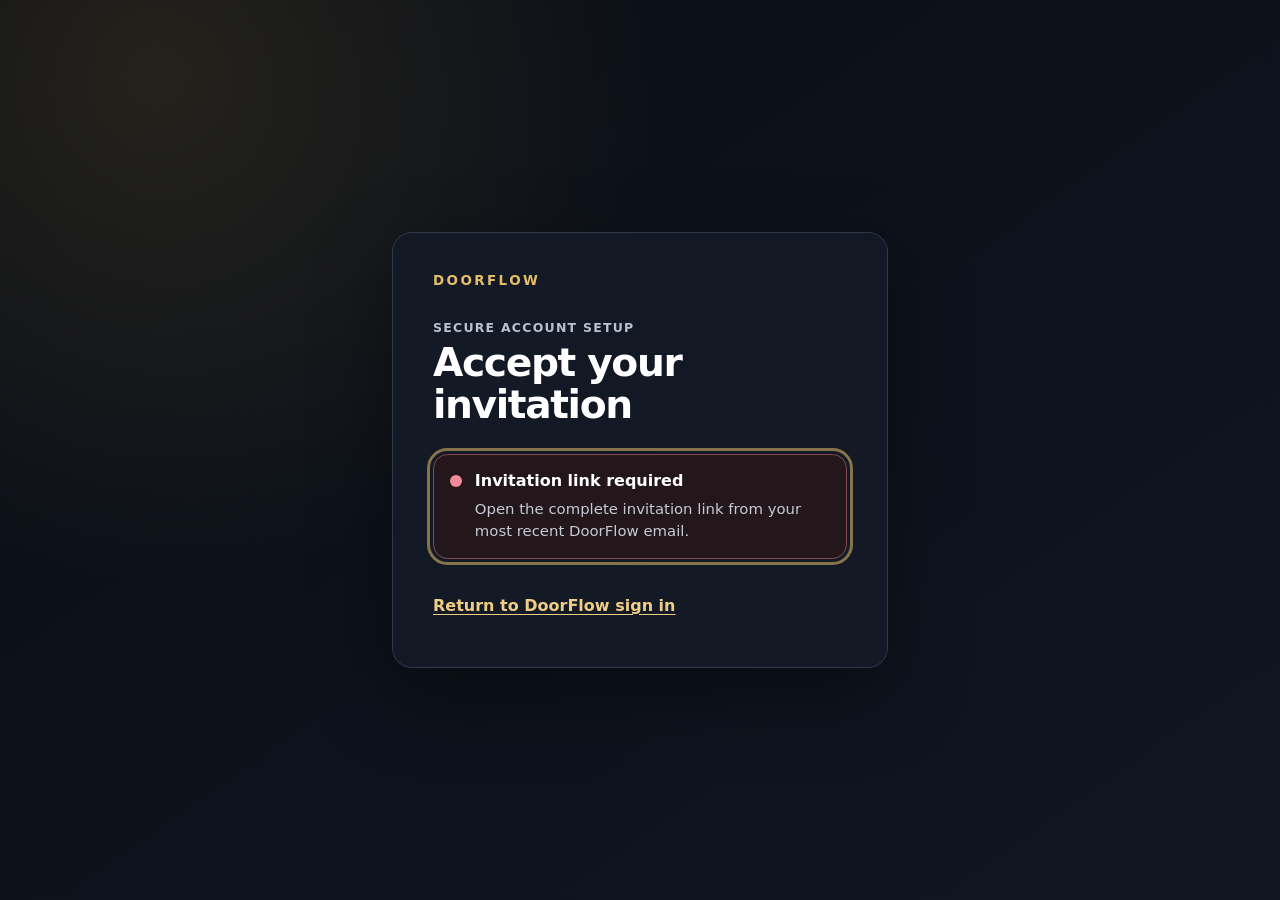
<file: auth/index.html>
<!doctype html>
<html lang="en">
<head>
  <meta charset="utf-8">
  <meta name="viewport" content="width=device-width, initial-scale=1">
  <meta name="referrer" content="no-referrer">
  <meta name="robots" content="noindex, nofollow, noarchive">
  <meta http-equiv="Cache-Control" content="no-store, max-age=0">
  <meta http-equiv="Pragma" content="no-cache">
  <meta http-equiv="Expires" content="0">
  <meta name="doorflow-config-binding" content="DOORFLOW_CONFIG_BINDING">
  <meta http-equiv="Content-Security-Policy" content="default-src 'none'; script-src 'self' https://cdn.jsdelivr.net; style-src 'self'; connect-src 'self'; img-src 'none'; font-src 'none'; object-src 'none'; base-uri 'none'; form-action 'none'">
  <title>Accept your invitation | DoorFlow</title>
  <script src="./accept-invite.js"></script>
  <script src="/public-config.js"></script>
  <link rel="stylesheet" href="./accept-invite.css">
</head>
<body>
  <main class="acceptance-shell">
    <section class="acceptance-card" aria-labelledby="page-title">
      <p class="product-name">DoorFlow</p>
      <p class="eyebrow">Secure account setup</p>
      <h1 id="page-title">Accept your invitation</h1>

      <div id="invitation-status" class="status-panel" role="status" aria-live="polite" tabindex="-1">
        <span class="status-marker" aria-hidden="true"></span>
        <div>
          <h2 id="status-title">Checking your invitation</h2>
          <p id="status-message">DoorFlow is securely verifying this invitation with the sign-in service.</p>
        </div>
      </div>

      <button id="retry-verification-button" class="verification-retry" type="button" hidden>Retry verification</button>

      <form id="password-form" class="password-form" autocomplete="off" novalidate hidden>
        <p id="account-summary" class="account-summary"></p>

        <div class="field-group">
          <label for="new-password">New password</label>
          <input
            id="new-password"
            name="new-password"
            type="password"
            autocomplete="new-password"
            autocapitalize="none"
            spellcheck="false"
            aria-describedby="password-guidance form-error"
            required
          >
        </div>

        <div class="field-group">
          <label for="confirm-password">Confirm new password</label>
          <input
            id="confirm-password"
            name="confirm-password"
            type="password"
            autocomplete="new-password"
            autocapitalize="none"
            spellcheck="false"
            aria-describedby="password-guidance form-error"
            required
          >
        </div>

        <p id="password-guidance" class="password-guidance">Your sign-in service will check the password against DoorFlow's configured password requirements.</p>
        <p id="form-error" class="form-error" role="alert" tabindex="-1" hidden></p>

        <button id="set-password-button" type="submit">Set password</button>
      </form>

      <section id="success-panel" class="success-panel" role="status" aria-live="polite" aria-labelledby="success-title" tabindex="-1" hidden>
        <span class="success-mark" aria-hidden="true">✓</span>
        <div>
          <h2 id="success-title">Password set</h2>
          <p>Your DoorFlow account is ready. Return to sign in with your email and new password.</p>
        </div>
      </section>

      <a id="login-link" class="login-link" href="../">Return to DoorFlow sign in</a>
    </section>
  </main>
</body>
</html>
</file>
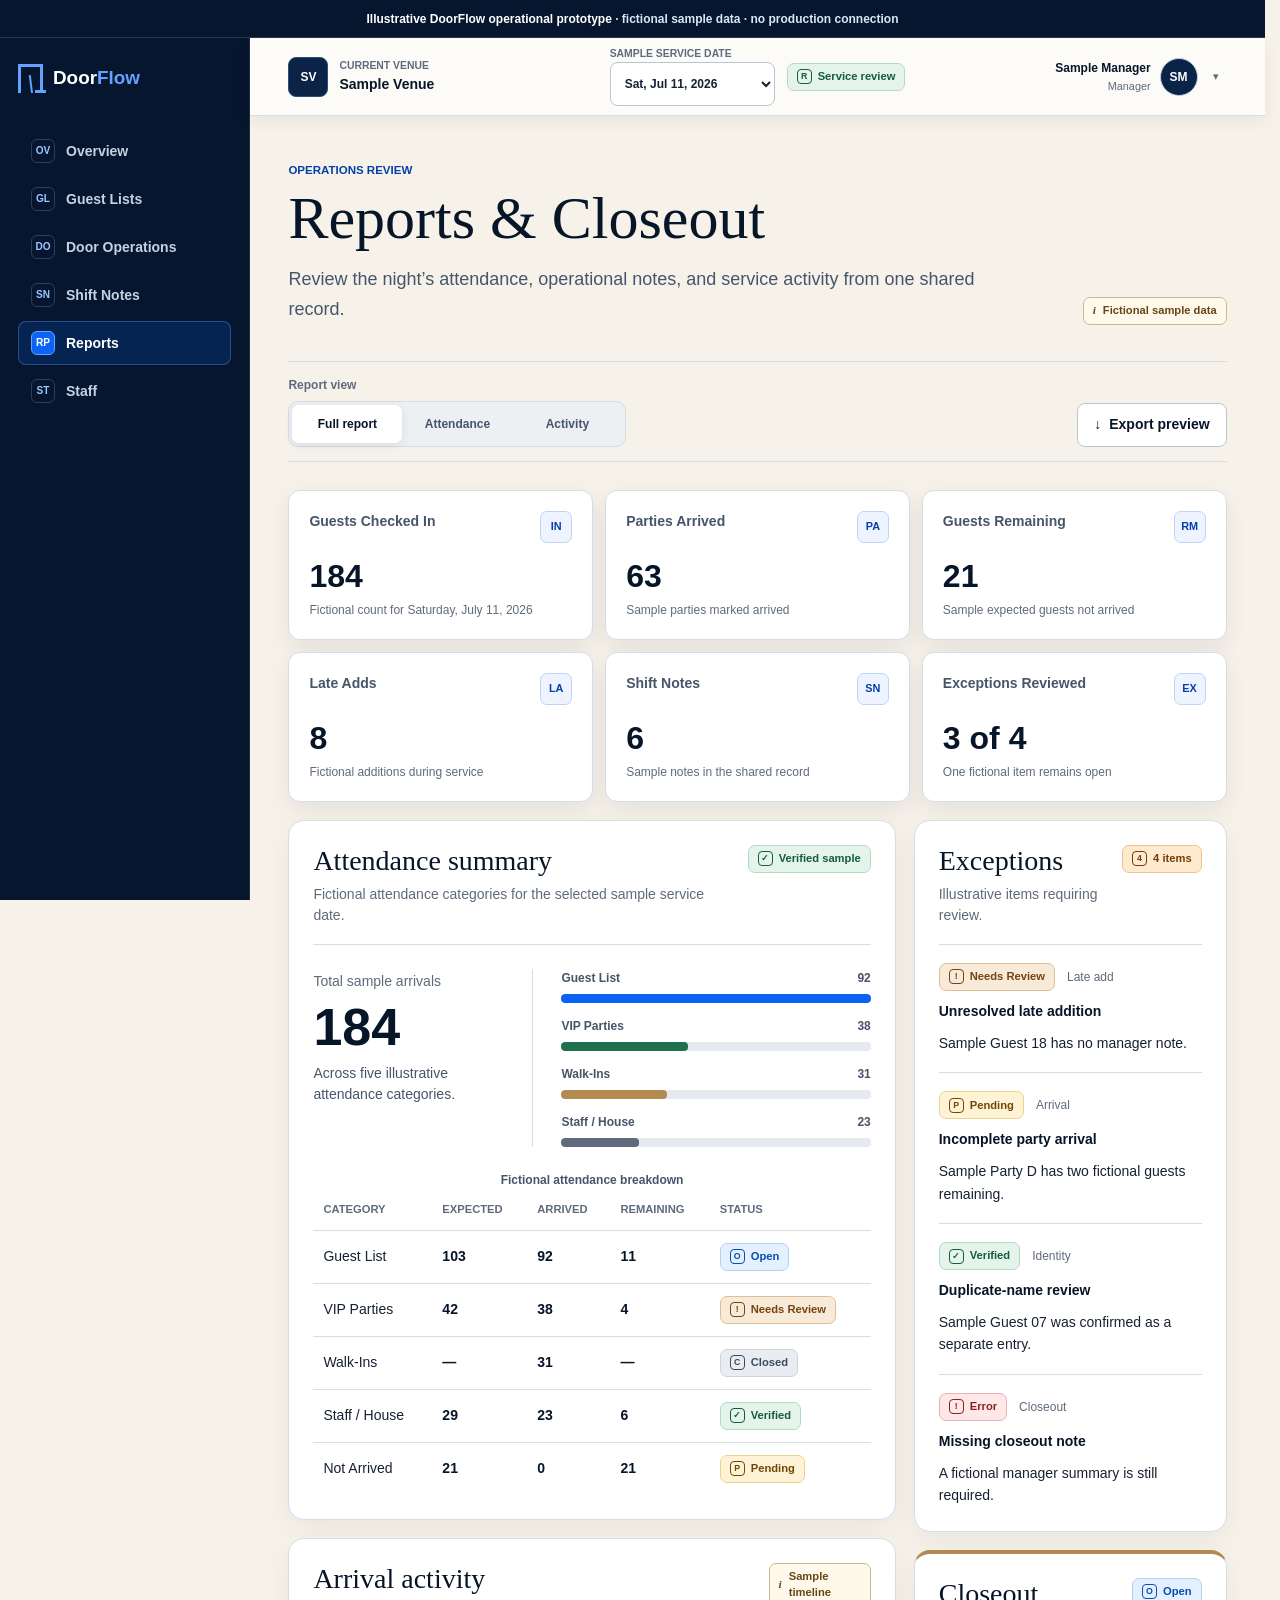
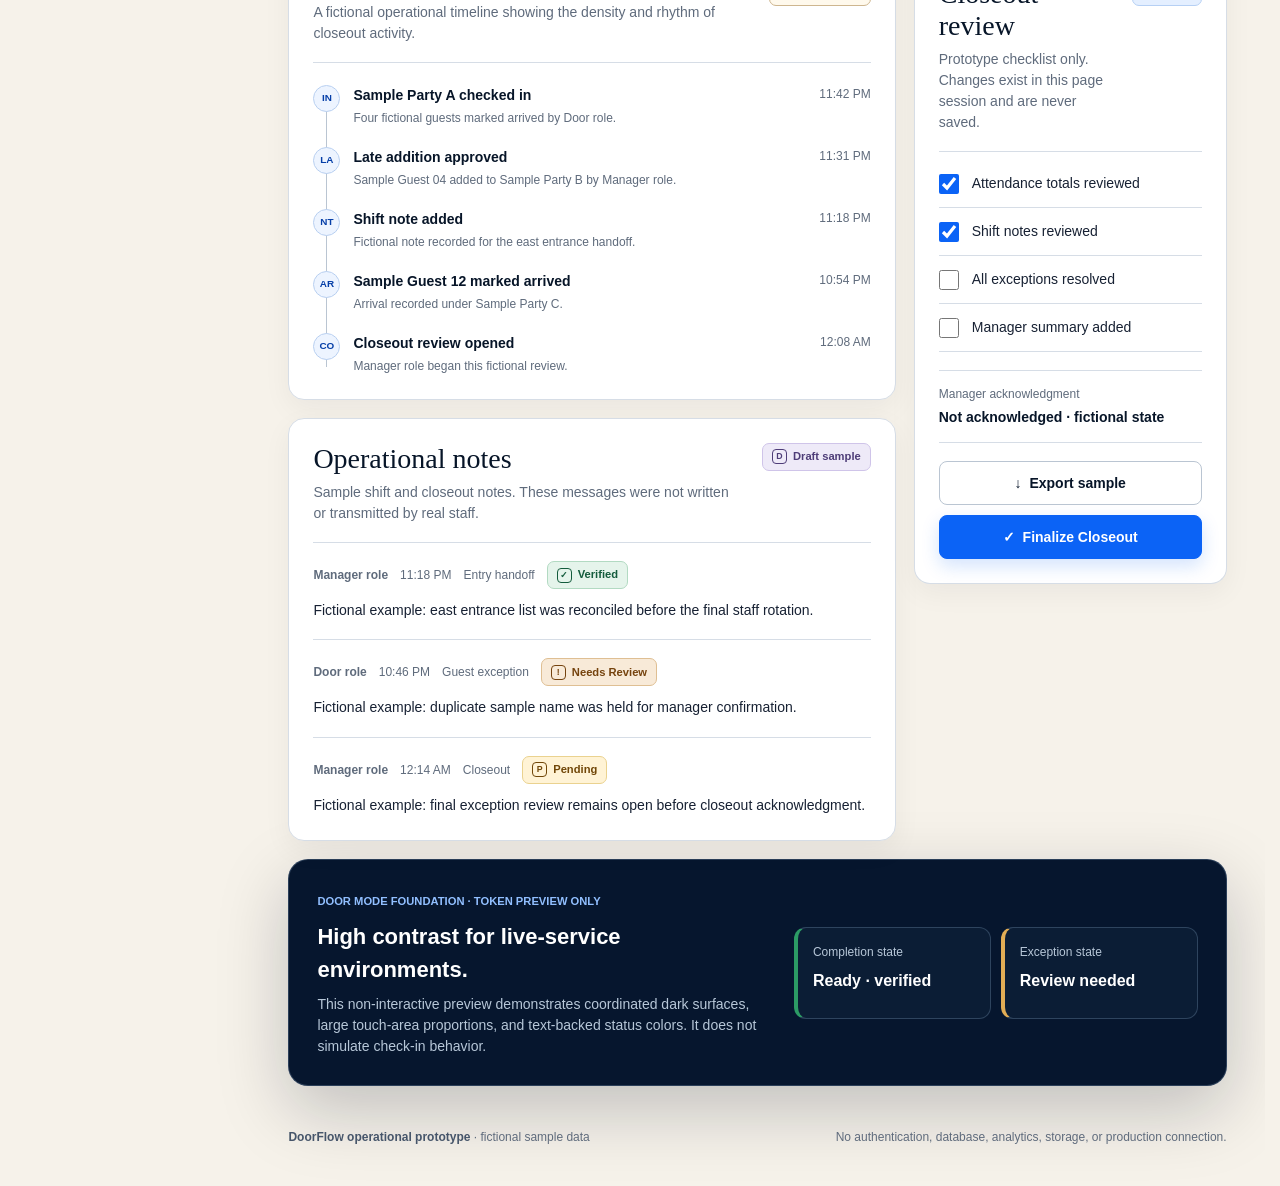
<file: ui-redesign/reports-closeout-prototype.html>
<!doctype html>
<html lang="en">
<head>
  <meta charset="utf-8">
  <meta name="viewport" content="width=device-width, initial-scale=1, viewport-fit=cover">
  <meta name="robots" content="noindex, nofollow">
  <title>DoorFlow Reports &amp; Closeout Prototype</title>
  <link rel="stylesheet" href="doorflow-operational-tokens.css">
  <link rel="stylesheet" href="reports-closeout-prototype.css">
  <script src="reports-closeout-prototype.js" defer></script>
</head>
<body>
  <a class="skip-link" href="#main-content">Skip to report content</a>

  <div class="prototype-banner" id="prototype-notice" role="note">
    <strong>Illustrative DoorFlow operational prototype</strong>&nbsp;&middot;&nbsp;fictional sample data&nbsp;&middot;&nbsp;no production connection
  </div>

  <div class="app-shell">
    <aside class="sidebar" id="prototype-sidebar" aria-label="DoorFlow prototype navigation">
      <a class="brand-lockup" href="#main-content" aria-label="DoorFlow prototype home">
        <span class="brand-lockup__symbol" aria-hidden="true"></span>
        <span class="brand-lockup__wordmark">Door<span>Flow</span></span>
      </a>

      <nav class="primary-nav" aria-label="Primary prototype navigation">
        <ul>
          <li><a href="#prototype-notice" data-short="OV" data-prototype-nav>Overview</a></li>
          <li><a href="#prototype-notice" data-short="GL" data-prototype-nav>Guest Lists</a></li>
          <li><a href="#prototype-notice" data-short="DO" data-prototype-nav>Door Operations</a></li>
          <li><a href="#prototype-notice" data-short="SN" data-prototype-nav>Shift Notes</a></li>
          <li><a href="#main-content" data-short="RP" aria-current="page">Reports</a></li>
          <li><a href="#prototype-notice" data-short="ST" data-prototype-nav>Staff</a></li>
        </ul>
      </nav>
    </aside>
    <div class="nav-backdrop" id="nav-backdrop" hidden></div>

    <div class="main-area">
      <header class="utility-bar">
        <div class="utility-bar__inner">
          <button
            class="icon-button menu-button"
            id="menu-button"
            type="button"
            aria-expanded="false"
            aria-controls="prototype-sidebar"
            aria-label="Open navigation menu"
            title="Open navigation menu"
          >
            <span aria-hidden="true">&#9776;</span>
          </button>

          <div class="venue-identity">
            <span class="venue-monogram" role="img" aria-label="Sample Venue logo">SV</span>
            <div class="venue-identity__text">
              <span class="utility-label">Current venue</span>
              <strong>Sample Venue</strong>
              <span class="utility-bar__mobile-date" data-service-date-compact>Jul 11 &middot; Service review</span>
            </div>
          </div>

          <div class="service-context">
            <div class="service-context__date">
              <label class="utility-label" for="service-date">Sample service date</label>
              <select class="utility-date" id="service-date" aria-describedby="service-date-help">
                <option value="Saturday, July 11, 2026" data-compact="Jul 11">Sat, Jul 11, 2026</option>
                <option value="Friday, July 10, 2026" data-compact="Jul 10">Fri, Jul 10, 2026</option>
                <option value="Thursday, July 9, 2026" data-compact="Jul 9">Thu, Jul 9, 2026</option>
              </select>
              <span class="sr-only" id="service-date-help">Changes fictional sample labels only. Nothing is loaded or saved.</span>
            </div>
            <span class="status status--ready"><span class="status__icon" aria-hidden="true">R</span>Service review</span>
          </div>

          <button
            class="account-control"
            type="button"
            aria-label="Open Sample Manager account preview"
            data-modal-title="Account preview"
            data-modal-message="This account control is a visual example only. It is not connected to authentication or a real user account."
          >
            <span class="account-control__text">
              <strong>Sample Manager</strong>
              <span>Manager</span>
            </span>
            <span class="user-avatar" aria-hidden="true">SM</span>
            <span class="account-control__chevron" aria-hidden="true">&#9662;</span>
          </button>
        </div>
      </header>

      <main class="main-content" id="main-content" tabindex="-1">
        <header class="page-header">
          <div>
            <p class="eyebrow">Operations Review</p>
            <h1>Reports &amp; Closeout</h1>
            <p class="page-header__lede">Review the night&rsquo;s attendance, operational notes, and service activity from one shared record.</p>
          </div>
          <div class="page-header__meta">
            <span class="sample-label">Fictional sample data</span>
          </div>
        </header>

        <section class="toolbar" aria-label="Prototype report controls">
          <div class="toolbar__group">
            <span class="toolbar__label" id="report-view-label">Report view</span>
            <div class="segmented-control" role="group" aria-labelledby="report-view-label">
              <button type="button" data-report-view="full" aria-pressed="true">Full report</button>
              <button type="button" data-report-view="attendance" aria-pressed="false">Attendance</button>
              <button type="button" data-report-view="activity" aria-pressed="false">Activity</button>
            </div>
            <span class="sr-only" id="report-view-status" aria-live="polite"></span>
          </div>
          <button
            class="button button--secondary"
            type="button"
            data-modal-title="Export preview"
            data-modal-message="Export is intentionally unavailable in this isolated prototype. No file was created and no data was transmitted."
          >
            <span aria-hidden="true">&#8595;</span>
            Export preview
          </button>
        </section>

        <section class="summary-grid" aria-label="Fictional closeout summary">
          <article class="summary-card">
            <div class="summary-card__top">
              <span class="summary-card__label">Guests Checked In</span>
              <span class="summary-card__symbol" aria-hidden="true">IN</span>
            </div>
            <strong>184</strong>
            <small>Fictional count for <span data-service-date-output>Saturday, July 11, 2026</span></small>
          </article>
          <article class="summary-card">
            <div class="summary-card__top">
              <span class="summary-card__label">Parties Arrived</span>
              <span class="summary-card__symbol" aria-hidden="true">PA</span>
            </div>
            <strong>63</strong>
            <small>Sample parties marked arrived</small>
          </article>
          <article class="summary-card">
            <div class="summary-card__top">
              <span class="summary-card__label">Guests Remaining</span>
              <span class="summary-card__symbol" aria-hidden="true">RM</span>
            </div>
            <strong>21</strong>
            <small>Sample expected guests not arrived</small>
          </article>
          <article class="summary-card">
            <div class="summary-card__top">
              <span class="summary-card__label">Late Adds</span>
              <span class="summary-card__symbol" aria-hidden="true">LA</span>
            </div>
            <strong>8</strong>
            <small>Fictional additions during service</small>
          </article>
          <article class="summary-card">
            <div class="summary-card__top">
              <span class="summary-card__label">Shift Notes</span>
              <span class="summary-card__symbol" aria-hidden="true">SN</span>
            </div>
            <strong>6</strong>
            <small>Sample notes in the shared record</small>
          </article>
          <article class="summary-card">
            <div class="summary-card__top">
              <span class="summary-card__label">Exceptions Reviewed</span>
              <span class="summary-card__symbol" aria-hidden="true">EX</span>
            </div>
            <strong>3 of 4</strong>
            <small>One fictional item remains open</small>
          </article>
        </section>

        <div class="report-grid">
          <div class="report-column">
            <section class="section-panel" aria-labelledby="attendance-title" data-report-section data-views="attendance">
              <header class="section-panel__header">
                <div>
                  <h2 id="attendance-title">Attendance summary</h2>
                  <p>Fictional attendance categories for the selected sample service date.</p>
                </div>
                <span class="status status--verified"><span class="status__icon" aria-hidden="true">&#10003;</span>Verified sample</span>
              </header>

              <div class="attendance-layout">
                <div class="attendance-total">
                  <span>Total sample arrivals</span>
                  <strong>184</strong>
                  <p>Across five illustrative attendance categories.</p>
                </div>
                <div class="bar-list" aria-label="Fictional attendance bar visualization">
                  <div class="bar-row">
                    <div class="bar-row__meta"><span>Guest List</span><strong>92</strong></div>
                    <div class="bar-row__track"><div class="bar-row__fill" style="--bar: 100%"></div></div>
                  </div>
                  <div class="bar-row">
                    <div class="bar-row__meta"><span>VIP Parties</span><strong>38</strong></div>
                    <div class="bar-row__track"><div class="bar-row__fill" style="--bar: 41%; --bar-color: #1f704c"></div></div>
                  </div>
                  <div class="bar-row">
                    <div class="bar-row__meta"><span>Walk-Ins</span><strong>31</strong></div>
                    <div class="bar-row__track"><div class="bar-row__fill" style="--bar: 34%; --bar-color: #b58a50"></div></div>
                  </div>
                  <div class="bar-row">
                    <div class="bar-row__meta"><span>Staff / House</span><strong>23</strong></div>
                    <div class="bar-row__track"><div class="bar-row__fill" style="--bar: 25%; --bar-color: #5f6b7c"></div></div>
                  </div>
                </div>
              </div>

              <div class="table-wrap">
                <table class="data-table">
                  <caption class="field-label">Fictional attendance breakdown</caption>
                  <thead>
                    <tr>
                      <th scope="col">Category</th>
                      <th scope="col">Expected</th>
                      <th scope="col">Arrived</th>
                      <th scope="col">Remaining</th>
                      <th scope="col">Status</th>
                    </tr>
                  </thead>
                  <tbody>
                    <tr>
                      <td data-label="Category">Guest List</td>
                      <td data-label="Expected" data-numeric>103</td>
                      <td data-label="Arrived" data-numeric>92</td>
                      <td data-label="Remaining" data-numeric>11</td>
                      <td data-label="Status"><span class="status status--open"><span class="status__icon" aria-hidden="true">O</span>Open</span></td>
                    </tr>
                    <tr>
                      <td data-label="Category">VIP Parties</td>
                      <td data-label="Expected" data-numeric>42</td>
                      <td data-label="Arrived" data-numeric>38</td>
                      <td data-label="Remaining" data-numeric>4</td>
                      <td data-label="Status"><span class="status status--review"><span class="status__icon" aria-hidden="true">!</span>Needs Review</span></td>
                    </tr>
                    <tr>
                      <td data-label="Category">Walk-Ins</td>
                      <td data-label="Expected" data-numeric>&mdash;</td>
                      <td data-label="Arrived" data-numeric>31</td>
                      <td data-label="Remaining" data-numeric>&mdash;</td>
                      <td data-label="Status"><span class="status status--closed"><span class="status__icon" aria-hidden="true">C</span>Closed</span></td>
                    </tr>
                    <tr>
                      <td data-label="Category">Staff / House</td>
                      <td data-label="Expected" data-numeric>29</td>
                      <td data-label="Arrived" data-numeric>23</td>
                      <td data-label="Remaining" data-numeric>6</td>
                      <td data-label="Status"><span class="status status--verified"><span class="status__icon" aria-hidden="true">&#10003;</span>Verified</span></td>
                    </tr>
                    <tr>
                      <td data-label="Category">Not Arrived</td>
                      <td data-label="Expected" data-numeric>21</td>
                      <td data-label="Arrived" data-numeric>0</td>
                      <td data-label="Remaining" data-numeric>21</td>
                      <td data-label="Status"><span class="status status--pending"><span class="status__icon" aria-hidden="true">P</span>Pending</span></td>
                    </tr>
                  </tbody>
                </table>
              </div>
            </section>

            <section class="section-panel" aria-labelledby="activity-title" data-report-section data-views="activity">
              <header class="section-panel__header">
                <div>
                  <h2 id="activity-title">Arrival activity</h2>
                  <p>A fictional operational timeline showing the density and rhythm of closeout activity.</p>
                </div>
                <span class="sample-label">Sample timeline</span>
              </header>
              <ol class="timeline">
                <li>
                  <span class="timeline__marker" aria-hidden="true">IN</span>
                  <div><strong>Sample Party A checked in</strong><p>Four fictional guests marked arrived by Door role.</p></div>
                  <time datetime="2026-07-11T23:42">11:42 PM</time>
                </li>
                <li>
                  <span class="timeline__marker" aria-hidden="true">LA</span>
                  <div><strong>Late addition approved</strong><p>Sample Guest 04 added to Sample Party B by Manager role.</p></div>
                  <time datetime="2026-07-11T23:31">11:31 PM</time>
                </li>
                <li>
                  <span class="timeline__marker" aria-hidden="true">NT</span>
                  <div><strong>Shift note added</strong><p>Fictional note recorded for the east entrance handoff.</p></div>
                  <time datetime="2026-07-11T23:18">11:18 PM</time>
                </li>
                <li>
                  <span class="timeline__marker" aria-hidden="true">AR</span>
                  <div><strong>Sample Guest 12 marked arrived</strong><p>Arrival recorded under Sample Party C.</p></div>
                  <time datetime="2026-07-11T22:54">10:54 PM</time>
                </li>
                <li>
                  <span class="timeline__marker" aria-hidden="true">CO</span>
                  <div><strong>Closeout review opened</strong><p>Manager role began this fictional review.</p></div>
                  <time datetime="2026-07-12T00:08">12:08 AM</time>
                </li>
              </ol>
            </section>

            <section class="section-panel" aria-labelledby="notes-title" data-report-section data-views="activity">
              <header class="section-panel__header">
                <div>
                  <h2 id="notes-title">Operational notes</h2>
                  <p>Sample shift and closeout notes. These messages were not written or transmitted by real staff.</p>
                </div>
                <span class="status status--draft"><span class="status__icon" aria-hidden="true">D</span>Draft sample</span>
              </header>
              <ul class="note-list">
                <li>
                  <div class="note-meta"><strong>Manager role</strong><time datetime="2026-07-11T23:18">11:18 PM</time><span>Entry handoff</span><span class="status status--verified"><span class="status__icon" aria-hidden="true">&#10003;</span>Verified</span></div>
                  <p>Fictional example: east entrance list was reconciled before the final staff rotation.</p>
                </li>
                <li>
                  <div class="note-meta"><strong>Door role</strong><time datetime="2026-07-11T22:46">10:46 PM</time><span>Guest exception</span><span class="status status--review"><span class="status__icon" aria-hidden="true">!</span>Needs Review</span></div>
                  <p>Fictional example: duplicate sample name was held for manager confirmation.</p>
                </li>
                <li>
                  <div class="note-meta"><strong>Manager role</strong><time datetime="2026-07-12T00:14">12:14 AM</time><span>Closeout</span><span class="status status--pending"><span class="status__icon" aria-hidden="true">P</span>Pending</span></div>
                  <p>Fictional example: final exception review remains open before closeout acknowledgment.</p>
                </li>
              </ul>
            </section>
          </div>

          <aside class="report-column report-column--secondary" aria-label="Fictional closeout review">
            <section class="section-panel" aria-labelledby="exceptions-title" data-report-section data-views="attendance">
              <header class="section-panel__header">
                <div>
                  <h2 id="exceptions-title">Exceptions</h2>
                  <p>Illustrative items requiring review.</p>
                </div>
                <span class="status status--warning"><span class="status__icon" aria-hidden="true">4</span>4 items</span>
              </header>
              <ul class="exception-list">
                <li><div class="exception-meta"><span class="status status--review"><span class="status__icon" aria-hidden="true">!</span>Needs Review</span><span>Late add</span></div><strong>Unresolved late addition</strong><p>Sample Guest 18 has no manager note.</p></li>
                <li><div class="exception-meta"><span class="status status--pending"><span class="status__icon" aria-hidden="true">P</span>Pending</span><span>Arrival</span></div><strong>Incomplete party arrival</strong><p>Sample Party D has two fictional guests remaining.</p></li>
                <li><div class="exception-meta"><span class="status status--verified"><span class="status__icon" aria-hidden="true">&#10003;</span>Verified</span><span>Identity</span></div><strong>Duplicate-name review</strong><p>Sample Guest 07 was confirmed as a separate entry.</p></li>
                <li><div class="exception-meta"><span class="status status--error"><span class="status__icon" aria-hidden="true">!</span>Error</span><span>Closeout</span></div><strong>Missing closeout note</strong><p>A fictional manager summary is still required.</p></li>
              </ul>
            </section>

            <section class="section-panel closeout-panel" aria-labelledby="closeout-title" data-report-section data-views="attendance activity">
              <header class="section-panel__header">
                <div>
                  <h2 id="closeout-title">Closeout review</h2>
                  <p>Prototype checklist only. Changes exist in this page session and are never saved.</p>
                </div>
                <span class="status status--open"><span class="status__icon" aria-hidden="true">O</span>Open</span>
              </header>
              <ul class="checklist">
                <li><label><input type="checkbox" checked><span>Attendance totals reviewed</span></label></li>
                <li><label><input type="checkbox" checked><span>Shift notes reviewed</span></label></li>
                <li><label><input type="checkbox"><span>All exceptions resolved</span></label></li>
                <li><label><input type="checkbox"><span>Manager summary added</span></label></li>
              </ul>
              <div class="acknowledgment">
                <span>Manager acknowledgment</span>
                <strong>Not acknowledged &middot; fictional state</strong>
              </div>
              <div class="closeout-actions">
                <button
                  class="button button--secondary"
                  type="button"
                  data-modal-title="Export placeholder"
                  data-modal-message="This export control is a visual example only. No file was created and no operational data was read."
                >
                  <span aria-hidden="true">&#8595;</span>
                  Export sample
                </button>
                <button
                  class="button"
                  type="button"
                  data-modal-title="Finalize Closeout"
                  data-modal-message="This is a visual prototype. No operational data was changed."
                >
                  <span aria-hidden="true">&#10003;</span>
                  Finalize Closeout
                </button>
              </div>
            </section>
          </aside>
        </div>

        <section class="door-preview" aria-labelledby="door-preview-title">
          <div>
            <span class="door-preview__eyebrow">Door Mode foundation &middot; token preview only</span>
            <h2 id="door-preview-title">High contrast for live-service environments.</h2>
            <p>This non-interactive preview demonstrates coordinated dark surfaces, large touch-area proportions, and text-backed status colors. It does not simulate check-in behavior.</p>
          </div>
          <div class="door-preview__states" aria-label="Door Mode sample states">
            <div class="door-preview__state door-preview__state--ready"><span>Completion state</span><strong>Ready &middot; verified</strong></div>
            <div class="door-preview__state door-preview__state--review"><span>Exception state</span><strong>Review needed</strong></div>
          </div>
        </section>

        <footer class="prototype-footer">
          <p><strong>DoorFlow operational prototype</strong> &middot; fictional sample data</p>
          <p>No authentication, database, analytics, storage, or production connection.</p>
        </footer>
      </main>
    </div>
  </div>

  <div class="modal-backdrop" id="prototype-modal" hidden>
    <section class="modal" role="dialog" aria-modal="true" aria-labelledby="modal-title" aria-describedby="modal-description">
      <header class="modal__header">
        <div>
          <p class="eyebrow">Prototype notice</p>
          <h2 id="modal-title">Visual prototype only</h2>
        </div>
        <button class="icon-button" id="modal-close" type="button" aria-label="Close prototype notice" title="Close">
          <span aria-hidden="true">&times;</span>
        </button>
      </header>
      <div class="modal__body">
        <p id="modal-description">This is a visual prototype. No operational data was changed.</p>
        <div class="modal__notice">Fictional sample data &middot; no production connection &middot; nothing saved or transmitted</div>
        <div class="modal__actions">
          <button class="button" id="modal-confirm" type="button">Return to prototype</button>
        </div>
      </div>
    </section>
  </div>
</body>
</html>
</file>
<file: auth/accept-invite.css>
:root {
  color-scheme: dark;
  font-family: Inter, ui-sans-serif, system-ui, -apple-system, BlinkMacSystemFont, "Segoe UI", sans-serif;
  background: #090d14;
  color: #f5f7fa;
}

* {
  box-sizing: border-box;
}

html {
  min-height: 100%;
  background: #090d14;
}

body {
  min-width: 280px;
  min-height: 100vh;
  min-height: 100dvh;
  margin: 0;
  background:
    radial-gradient(circle at 12% 8%, rgba(199, 155, 67, 0.14), transparent 32rem),
    linear-gradient(145deg, #090d14 0%, #101722 100%);
}

button,
input {
  font: inherit;
}

.acceptance-shell {
  display: grid;
  min-height: 100vh;
  min-height: 100dvh;
  place-items: center;
  padding: clamp(1rem, 5vw, 3rem);
}

.acceptance-card {
  width: min(100%, 31rem);
  padding: clamp(1.5rem, 5vw, 2.5rem);
  border: 1px solid #30394a;
  border-radius: 1.25rem;
  background: rgba(19, 26, 38, 0.96);
  box-shadow: 0 1.75rem 5rem rgba(0, 0, 0, 0.36);
}

.product-name {
  margin: 0 0 2rem;
  color: #e4bd6a;
  font-size: 0.84rem;
  font-weight: 800;
  letter-spacing: 0.18em;
  text-transform: uppercase;
}

.eyebrow {
  margin: 0 0 0.45rem;
  color: #b8c1cf;
  font-size: 0.78rem;
  font-weight: 700;
  letter-spacing: 0.1em;
  text-transform: uppercase;
}

h1,
h2,
p {
  overflow-wrap: anywhere;
}

h1 {
  margin: 0;
  color: #ffffff;
  font-size: clamp(1.75rem, 8vw, 2.45rem);
  line-height: 1.08;
  letter-spacing: -0.035em;
}

h2 {
  margin: 0;
  color: #ffffff;
  font-size: 1rem;
  line-height: 1.3;
}

.status-panel,
.success-panel {
  display: grid;
  grid-template-columns: auto 1fr;
  gap: 0.8rem;
  margin: 1.75rem 0 0;
  padding: 1rem;
  border: 1px solid #3b4659;
  border-radius: 0.9rem;
  background: #101722;
}

.status-panel:focus,
.success-panel:focus,
.form-error:focus {
  outline: 3px solid rgba(228, 189, 106, 0.55);
  outline-offset: 3px;
}

.status-marker {
  width: 0.75rem;
  height: 0.75rem;
  margin-top: 0.24rem;
  border: 2px solid #e4bd6a;
  border-top-color: transparent;
  border-radius: 50%;
  animation: status-spin 0.9s linear infinite;
}

.status-panel[data-state="ready"] .status-marker {
  border: 0;
  background: #65c893;
  animation: none;
}

.status-panel[data-state="error"] {
  border-color: #844b55;
  background: #24171c;
}

.status-panel[data-state="error"] .status-marker {
  border: 0;
  background: #f08b98;
  animation: none;
}

.status-panel p,
.success-panel p {
  margin: 0.35rem 0 0;
  color: #c5cbd5;
  font-size: 0.93rem;
  line-height: 1.5;
}

.password-form {
  margin-top: 1.4rem;
}

.account-summary {
  margin: 0 0 1.2rem;
  color: #d8dde5;
  font-size: 0.94rem;
  line-height: 1.5;
}

.field-group + .field-group {
  margin-top: 1rem;
}

label {
  display: block;
  margin-bottom: 0.45rem;
  color: #f5f7fa;
  font-size: 0.91rem;
  font-weight: 700;
}

input {
  width: 100%;
  min-height: 3rem;
  padding: 0.7rem 0.8rem;
  border: 1px solid #576276;
  border-radius: 0.65rem;
  outline: none;
  background: #090e16;
  color: #ffffff;
}

input:hover {
  border-color: #7c879a;
}

input:focus {
  border-color: #e4bd6a;
  box-shadow: 0 0 0 3px rgba(228, 189, 106, 0.22);
}

input[aria-invalid="true"] {
  border-color: #f08b98;
}

.password-guidance {
  margin: 0.75rem 0 0;
  color: #aeb7c5;
  font-size: 0.82rem;
  line-height: 1.5;
}

.form-error {
  margin: 1rem 0 0;
  padding: 0.8rem;
  border: 1px solid #844b55;
  border-radius: 0.65rem;
  background: #24171c;
  color: #ffd3d8;
  font-size: 0.89rem;
  line-height: 1.5;
}

button {
  width: 100%;
  min-height: 3.1rem;
  margin-top: 1.25rem;
  padding: 0.75rem 1rem;
  border: 1px solid #f0cd84;
  border-radius: 0.7rem;
  background: #e4bd6a;
  color: #191207;
  cursor: pointer;
  font-weight: 800;
}

button:hover:not(:disabled) {
  background: #f0cd84;
}

button:focus-visible,
.login-link:focus-visible {
  outline: 3px solid #ffffff;
  outline-offset: 3px;
}

button:disabled {
  cursor: wait;
  opacity: 0.65;
}

.verification-retry {
  margin-top: 1rem;
  border-color: #9aa6ba;
  background: transparent;
  color: #f5f7fa;
}

.verification-retry:hover:not(:disabled) {
  border-color: #f0cd84;
  background: #1b2433;
}

.success-panel {
  border-color: #397456;
  background: #10241a;
}

.success-mark {
  display: grid;
  width: 1.5rem;
  height: 1.5rem;
  place-items: center;
  border-radius: 50%;
  background: #65c893;
  color: #07130c;
  font-size: 0.9rem;
  font-weight: 900;
}

.login-link {
  display: inline-flex;
  min-height: 2.75rem;
  margin-top: 1.5rem;
  align-items: center;
  color: #f0cd84;
  font-weight: 700;
  text-underline-offset: 0.2em;
}

[hidden] {
  display: none !important;
}

@keyframes status-spin {
  to {
    transform: rotate(360deg);
  }
}

@media (prefers-reduced-motion: reduce) {
  .status-marker {
    animation: none;
  }
}

@media (max-width: 420px) {
  .acceptance-shell {
    place-items: start center;
    padding: 0;
  }

  .acceptance-card {
    min-height: 100vh;
    min-height: 100dvh;
    border: 0;
    border-radius: 0;
    box-shadow: none;
  }
}
</file>
<file: ui-redesign/doorflow-operational-tokens.css>
:root {
  color-scheme: light;

  /* Brand foundations */
  --df-paper: #f6f2ea;
  --df-canvas: #fcfbf8;
  --df-surface: #ffffff;
  --df-ink: #071528;
  --df-text: #172133;
  --df-muted: #5f6b7c;
  --df-muted-strong: #46556a;
  --df-navy: #0a2347;
  --df-navy-deep: #06162e;
  --df-navy-soft: #12345f;
  --df-blue: #0b63f6;
  --df-blue-hover: #084fd0;
  --df-blue-active: #063fa8;
  --df-blue-soft: #dceaff;
  --df-amber: #b58a50;
  --df-amber-ink: #7a5124;
  --df-green: #1f704c;
  --df-red: #a52d2d;
  --df-border: #d6dde6;
  --df-border-strong: #bac5d2;
  --df-focus: #2878ff;

  /* Status system: every color is paired with visible status text in markup. */
  --df-status-ready-bg: #e5f4eb;
  --df-status-ready-ink: #145c3d;
  --df-status-open-bg: #e4efff;
  --df-status-open-ink: #064fae;
  --df-status-checked-bg: #dff3e8;
  --df-status-checked-ink: #135c3c;
  --df-status-verified-bg: #e7f3ed;
  --df-status-verified-ink: #185e41;
  --df-status-pending-bg: #fff3d5;
  --df-status-pending-ink: #714708;
  --df-status-review-bg: #f8ead8;
  --df-status-review-ink: #75430e;
  --df-status-warning-bg: #ffead0;
  --df-status-warning-ink: #743b08;
  --df-status-error-bg: #fde7e7;
  --df-status-error-ink: #8c2020;
  --df-status-closed-bg: #e9edf2;
  --df-status-closed-ink: #3d4a5c;
  --df-status-draft-bg: #eeeaf8;
  --df-status-draft-ink: #4e3d78;

  /* Door Mode foundation */
  --df-door-canvas: #06162e;
  --df-door-surface: #0b1d35;
  --df-door-surface-raised: #102744;
  --df-door-border: rgb(174 208 242 / 22%);
  --df-door-text: #ffffff;
  --df-door-muted: #b7c7d8;
  --df-door-action: #2c9b65;
  --df-door-action-hover: #238355;
  --df-door-warning: #e2ad55;
  --df-door-error: #ff7777;
  --df-door-focus: #7fb4ff;

  /* Type */
  --df-font-editorial: "Iowan Old Style", "Palatino Linotype", "Book Antiqua", Palatino, Georgia, serif;
  --df-font-sans: ui-sans-serif, -apple-system, BlinkMacSystemFont, "Segoe UI", Roboto, Helvetica, Arial, sans-serif;
  --df-type-xs: 0.75rem;
  --df-type-sm: 0.875rem;
  --df-type-base: 1rem;
  --df-type-lg: 1.125rem;
  --df-type-xl: 1.375rem;
  --df-type-2xl: 1.75rem;
  --df-type-page: 3.75rem;

  /* Spacing */
  --df-space-1: 0.25rem;
  --df-space-2: 0.5rem;
  --df-space-3: 0.75rem;
  --df-space-4: 1rem;
  --df-space-5: 1.25rem;
  --df-space-6: 1.5rem;
  --df-space-8: 2rem;
  --df-space-10: 2.5rem;
  --df-space-12: 3rem;
  --df-space-16: 4rem;

  /* Shape and elevation */
  --df-radius-control: 8px;
  --df-radius-card-sm: 12px;
  --df-radius-card: 16px;
  --df-radius-presentation: 24px;
  --df-shadow-sm: 0 8px 24px rgb(7 21 40 / 7%);
  --df-shadow-md: 0 18px 48px rgb(7 21 40 / 11%);
  --df-shadow-shell: 0 24px 70px rgb(2 13 30 / 22%);

  /* Layout */
  --df-shell-max: 1500px;
  --df-content-max: 1240px;
  --df-sidebar-width: 250px;
  --df-control-height: 44px;
  --df-header-height: 72px;
  --df-page-gutter: clamp(16px, 3vw, 40px);
  --df-safe-left: env(safe-area-inset-left, 0px);
  --df-safe-right: env(safe-area-inset-right, 0px);
  --df-safe-top: env(safe-area-inset-top, 0px);
  --df-safe-bottom: env(safe-area-inset-bottom, 0px);
}

@media (max-width: 430px) {
  :root {
    --df-page-gutter: 16px;
    --df-type-page: 2.35rem;
  }
}

@media (max-width: 340px) {
  :root {
    --df-page-gutter: 12px;
  }
}
</file>
<file: ui-redesign/reports-closeout-prototype.css>
*,
*::before,
*::after {
  box-sizing: border-box;
}

html {
  min-width: 0;
  scroll-behavior: smooth;
  scrollbar-gutter: stable;
}

body {
  min-width: 0;
  min-height: 100vh;
  min-height: 100svh;
  margin: 0;
  overflow-wrap: break-word;
  background: var(--df-paper);
  color: var(--df-text);
  font-family: var(--df-font-sans);
  font-size: var(--df-type-base);
  line-height: 1.5;
  letter-spacing: 0;
  text-rendering: optimizeLegibility;
  -webkit-font-smoothing: antialiased;
}

body.has-open-overlay {
  overflow: hidden;
  overscroll-behavior: none;
}

button,
input,
select,
textarea {
  font: inherit;
  letter-spacing: 0;
}

button,
a,
input,
select,
textarea,
[tabindex]:not([tabindex="-1"]) {
  outline-offset: 3px;
}

:focus-visible {
  outline: 3px solid var(--df-focus);
  outline-offset: 3px;
}

a {
  color: inherit;
}

button {
  border: 0;
}

h1,
h2,
h3,
p,
dl,
dd,
figure,
blockquote {
  margin: 0;
}

h1,
h2 {
  color: var(--df-ink);
  font-family: var(--df-font-editorial);
  font-weight: 500;
  letter-spacing: 0;
}

h3 {
  color: var(--df-ink);
  font-size: var(--df-type-lg);
  letter-spacing: 0;
}

img,
svg {
  display: block;
  max-width: 100%;
}

.sr-only {
  position: absolute;
  width: 1px;
  height: 1px;
  padding: 0;
  overflow: hidden;
  clip: rect(0, 0, 0, 0);
  white-space: nowrap;
  border: 0;
}

.skip-link {
  position: fixed;
  z-index: 1000;
  top: max(10px, var(--df-safe-top));
  left: max(10px, var(--df-safe-left));
  min-height: var(--df-control-height);
  max-width: calc(100vw - 20px);
  padding: 10px 16px;
  border-radius: var(--df-radius-control);
  background: var(--df-ink);
  color: #fff;
  font-weight: 750;
  text-decoration: none;
  transform: translateY(-160%);
  transition: transform 160ms ease;
}

.skip-link:focus {
  transform: translateY(0);
}

.prototype-banner {
  position: sticky;
  z-index: 70;
  top: 0;
  display: flex;
  min-height: 38px;
  align-items: center;
  justify-content: center;
  padding: 8px max(16px, var(--df-safe-right)) 8px max(16px, var(--df-safe-left));
  border-bottom: 1px solid rgb(255 255 255 / 14%);
  background: var(--df-navy-deep);
  color: #d9e7f7;
  font-size: var(--df-type-xs);
  font-weight: 700;
  text-align: center;
}

.prototype-banner strong {
  color: #fff;
}

.app-shell {
  display: grid;
  width: 100%;
  min-height: calc(100vh - 38px);
  min-height: calc(100svh - 38px);
  grid-template-columns: var(--df-sidebar-width) minmax(0, 1fr);
}

.sidebar {
  position: sticky;
  top: 38px;
  display: flex;
  height: calc(100vh - 38px);
  height: calc(100svh - 38px);
  min-width: 0;
  flex-direction: column;
  padding: 26px 18px max(22px, var(--df-safe-bottom));
  overflow-y: auto;
  border-right: 1px solid rgb(255 255 255 / 10%);
  background: var(--df-navy-deep);
  color: #fff;
}

.brand-lockup {
  display: inline-flex;
  min-width: 0;
  align-items: center;
  gap: 10px;
  color: #fff;
  font-size: 1.18rem;
  font-weight: 800;
  text-decoration: none;
}

.brand-lockup__symbol {
  position: relative;
  width: 25px;
  height: 29px;
  flex: 0 0 auto;
  border: 3px solid #65a2ff;
  border-bottom: 0;
}

.brand-lockup__symbol::before {
  position: absolute;
  right: -6px;
  bottom: 0;
  width: 11px;
  height: 3px;
  background: #65a2ff;
  content: "";
}

.brand-lockup__symbol::after {
  position: absolute;
  right: 7px;
  bottom: 0;
  width: 2px;
  height: 18px;
  background: #65a2ff;
  content: "";
  transform: rotate(-7deg);
  transform-origin: bottom;
}

.brand-lockup__wordmark span {
  color: #65a2ff;
}

.primary-nav {
  margin-top: 36px;
}

.primary-nav ul {
  display: grid;
  gap: 4px;
  margin: 0;
  padding: 0;
  list-style: none;
}

.primary-nav a {
  display: flex;
  min-height: var(--df-control-height);
  align-items: center;
  gap: 11px;
  padding: 9px 12px;
  border: 1px solid transparent;
  border-radius: var(--df-radius-control);
  color: #c4d2e1;
  font-size: var(--df-type-sm);
  font-weight: 680;
  text-decoration: none;
}

.primary-nav a::before {
  display: grid;
  width: 24px;
  height: 24px;
  flex: 0 0 auto;
  place-items: center;
  border: 1px solid rgb(174 208 242 / 22%);
  border-radius: 6px;
  color: #9bc6ff;
  content: attr(data-short);
  font-size: 0.63rem;
  font-weight: 850;
}

.primary-nav a:hover {
  background: rgb(255 255 255 / 6%);
  color: #fff;
}

.primary-nav a[aria-current="page"] {
  border-color: rgb(101 162 255 / 35%);
  background: rgb(11 99 246 / 18%);
  color: #fff;
}

.primary-nav a[aria-current="page"]::before {
  border-color: #65a2ff;
  background: var(--df-blue);
  color: #fff;
}

.user-avatar {
  display: grid;
  width: 38px;
  height: 38px;
  flex: 0 0 auto;
  place-items: center;
  border: 1px solid #b9cbe0;
  border-radius: 50%;
  background: var(--df-navy);
  color: #fff;
  font-size: var(--df-type-xs);
  font-weight: 850;
}

.main-area {
  min-width: 0;
  background: var(--df-paper);
}

.utility-bar {
  position: sticky;
  z-index: 50;
  top: 38px;
  min-width: 0;
  border-bottom: 1px solid var(--df-border);
  background: var(--df-canvas);
  box-shadow: 0 5px 16px rgb(7 21 40 / 6%);
}

.utility-bar__inner {
  display: grid;
  width: min(100%, var(--df-content-max));
  min-height: var(--df-header-height);
  margin-inline: auto;
  grid-template-columns: minmax(220px, 1fr) auto minmax(220px, 1fr);
  gap: 20px;
  align-items: center;
  padding: 9px var(--df-page-gutter);
}

.venue-identity {
  display: grid;
  min-width: 0;
  grid-template-columns: 40px minmax(0, 1fr);
  gap: 11px;
  align-items: center;
}

.venue-monogram {
  display: grid;
  width: 40px;
  height: 40px;
  place-items: center;
  border: 1px solid #294f7c;
  border-radius: var(--df-radius-control);
  background: var(--df-navy);
  color: #fff;
  font-size: var(--df-type-xs);
  font-weight: 850;
}

.venue-identity__text {
  min-width: 0;
}

.utility-label {
  display: block;
  color: var(--df-muted);
  font-size: 0.65rem;
  font-weight: 800;
  line-height: 1.25;
  text-transform: uppercase;
}

.venue-identity__text strong {
  display: block;
  overflow: hidden;
  margin-top: 2px;
  color: var(--df-ink);
  font-size: var(--df-type-sm);
  text-overflow: ellipsis;
  white-space: nowrap;
}

.utility-bar__mobile-date {
  display: none;
}

.service-context {
  display: flex;
  min-width: 0;
  align-items: center;
  justify-content: center;
  gap: 12px;
}

.service-context__date {
  min-width: 165px;
}

.utility-date {
  width: 100%;
  min-height: var(--df-control-height);
  margin-top: 2px;
  padding: 7px 34px 7px 10px;
  border: 1px solid var(--df-border-strong);
  border-radius: var(--df-radius-control);
  background: var(--df-surface);
  color: var(--df-text);
  font-size: var(--df-type-xs);
  font-weight: 720;
  cursor: pointer;
}

.account-control {
  display: grid;
  min-width: 0;
  min-height: var(--df-control-height);
  grid-template-columns: minmax(0, auto) 38px 12px;
  gap: 9px;
  align-items: center;
  justify-self: end;
  padding: 3px 7px 3px 11px;
  border: 1px solid transparent;
  border-radius: var(--df-radius-control);
  background: transparent;
  color: var(--df-text);
  text-align: right;
  cursor: pointer;
}

.account-control:hover {
  border-color: var(--df-border);
  background: var(--df-surface);
}

.account-control__text {
  min-width: 0;
}

.account-control__text strong,
.account-control__text span {
  display: block;
  overflow: hidden;
  text-overflow: ellipsis;
  white-space: nowrap;
}

.account-control__text strong {
  color: var(--df-ink);
  font-size: var(--df-type-xs);
}

.account-control__text span {
  margin-top: 1px;
  color: var(--df-muted);
  font-size: 0.68rem;
}

.account-control__chevron {
  color: var(--df-muted);
  font-size: 0.68rem;
}

.nav-backdrop {
  display: none;
}

.nav-backdrop[hidden] {
  display: none;
}

.main-content {
  width: min(100%, var(--df-content-max));
  margin-inline: auto;
  padding: 46px var(--df-page-gutter) 32px;
  scroll-margin-top: calc(38px + var(--df-header-height) + 16px);
}

.page-header {
  display: grid;
  min-width: 0;
  grid-template-columns: minmax(0, 1fr) auto;
  gap: 30px;
  align-items: end;
}

.eyebrow {
  color: var(--df-blue-active);
  font-size: 0.72rem;
  font-weight: 850;
  letter-spacing: 0;
  text-transform: uppercase;
}

.page-header h1 {
  max-width: 820px;
  margin-top: 9px;
  font-size: var(--df-type-page);
  line-height: 1;
}

.page-header__lede {
  max-width: 700px;
  margin-top: 17px;
  color: var(--df-muted-strong);
  font-size: var(--df-type-lg);
  line-height: 1.65;
}

.page-header__meta {
  display: grid;
  min-width: min(100%, 250px);
  gap: 10px;
}

.field-label {
  color: var(--df-muted-strong);
  font-size: var(--df-type-xs);
  font-weight: 780;
}

.sample-label {
  display: inline-flex;
  width: fit-content;
  min-height: 28px;
  align-items: center;
  gap: 7px;
  padding: 4px 9px;
  border: 1px solid #ceb68f;
  border-radius: 7px;
  background: #fff9ec;
  color: #684514;
  font-size: 0.7rem;
  font-weight: 800;
}

.sample-label::before {
  content: "i";
  font-family: Georgia, serif;
  font-style: italic;
}

.toolbar {
  display: flex;
  min-width: 0;
  align-items: end;
  justify-content: space-between;
  gap: 20px;
  margin-top: 36px;
  padding: 14px 0;
  border-top: 1px solid var(--df-border);
  border-bottom: 1px solid var(--df-border);
}

.toolbar__group {
  min-width: 0;
}

.toolbar__label {
  display: block;
  margin-bottom: 7px;
  color: var(--df-muted);
  font-size: var(--df-type-xs);
  font-weight: 780;
}

.segmented-control {
  display: inline-grid;
  min-width: 0;
  grid-auto-flow: column;
  grid-auto-columns: minmax(110px, auto);
  padding: 3px;
  border: 1px solid var(--df-border);
  border-radius: 10px;
  background: #edf0f3;
}

.segmented-control button {
  min-height: 38px;
  padding: 7px 13px;
  border-radius: 7px;
  background: transparent;
  color: var(--df-muted-strong);
  font-size: var(--df-type-xs);
  font-weight: 780;
  cursor: pointer;
}

.segmented-control button:hover {
  color: var(--df-ink);
}

.segmented-control button[aria-pressed="true"] {
  background: var(--df-surface);
  color: var(--df-ink);
  box-shadow: 0 2px 8px rgb(7 21 40 / 9%);
}

.button {
  display: inline-flex;
  min-height: var(--df-control-height);
  max-width: 100%;
  align-items: center;
  justify-content: center;
  gap: 8px;
  padding: 9px 16px;
  border: 1px solid var(--df-blue);
  border-radius: var(--df-radius-control);
  background: var(--df-blue);
  color: #fff;
  font-size: var(--df-type-sm);
  font-weight: 760;
  line-height: 1.2;
  text-align: center;
  cursor: pointer;
  box-shadow: 0 7px 18px rgb(11 99 246 / 18%);
}

.button:hover {
  border-color: var(--df-blue-hover);
  background: var(--df-blue-hover);
}

.button:active {
  border-color: var(--df-blue-active);
  background: var(--df-blue-active);
}

.button--secondary {
  border-color: var(--df-border-strong);
  background: var(--df-surface);
  color: var(--df-ink);
  box-shadow: none;
}

.button--secondary:hover {
  border-color: var(--df-ink);
  background: var(--df-ink);
  color: #fff;
}

.button--quiet {
  border-color: transparent;
  background: transparent;
  color: var(--df-blue-active);
  box-shadow: none;
}

.button--quiet:hover {
  border-color: var(--df-blue-soft);
  background: var(--df-blue-soft);
  color: var(--df-blue-active);
}

.button:disabled {
  cursor: not-allowed;
  opacity: 0.55;
  box-shadow: none;
}

.summary-grid {
  display: grid;
  min-width: 0;
  grid-template-columns: repeat(3, minmax(0, 1fr));
  gap: 12px;
  margin-top: 28px;
}

.summary-card {
  min-width: 0;
  min-height: 150px;
  padding: 20px;
  border: 1px solid var(--df-border);
  border-radius: var(--df-radius-card-sm);
  background: var(--df-surface);
  box-shadow: var(--df-shadow-sm);
}

.summary-card__top {
  display: flex;
  min-width: 0;
  align-items: flex-start;
  justify-content: space-between;
  gap: 12px;
}

.summary-card__label {
  color: var(--df-muted-strong);
  font-size: var(--df-type-sm);
  font-weight: 700;
}

.summary-card__symbol {
  display: grid;
  width: 32px;
  height: 32px;
  flex: 0 0 auto;
  place-items: center;
  border: 1px solid #bfd4f4;
  border-radius: 7px;
  background: #edf4ff;
  color: var(--df-blue-active);
  font-size: 0.68rem;
  font-weight: 850;
}

.summary-card strong {
  display: block;
  margin-top: 17px;
  color: var(--df-ink);
  font-size: 2rem;
  line-height: 1;
}

.summary-card small {
  display: block;
  margin-top: 9px;
  color: var(--df-muted);
  font-size: var(--df-type-xs);
}

.report-grid {
  display: grid;
  min-width: 0;
  grid-template-columns: minmax(0, 1.65fr) minmax(310px, 0.85fr);
  gap: 18px;
  margin-top: 18px;
  align-items: start;
}

.report-column {
  display: grid;
  min-width: 0;
  gap: 18px;
}

.section-panel {
  min-width: 0;
  padding: 24px;
  border: 1px solid var(--df-border);
  border-radius: var(--df-radius-card);
  background: var(--df-surface);
  box-shadow: 0 9px 28px rgb(7 21 40 / 5%);
}

.section-panel__header {
  display: flex;
  min-width: 0;
  align-items: flex-start;
  justify-content: space-between;
  gap: 18px;
  padding-bottom: 18px;
  border-bottom: 1px solid var(--df-border);
}

.section-panel__header h2 {
  font-size: var(--df-type-2xl);
  line-height: 1.15;
}

.section-panel__header p {
  max-width: 560px;
  margin-top: 7px;
  color: var(--df-muted);
  font-size: var(--df-type-sm);
}

.status {
  display: inline-flex;
  width: fit-content;
  min-height: 28px;
  align-items: center;
  gap: 6px;
  padding: 4px 9px;
  border: 1px solid transparent;
  border-radius: 7px;
  font-size: 0.7rem;
  font-weight: 800;
  line-height: 1.2;
  white-space: nowrap;
}

.status__icon {
  display: grid;
  min-width: 15px;
  height: 15px;
  place-items: center;
  border: 1px solid currentColor;
  border-radius: 4px;
  font-size: 0.55rem;
  line-height: 1;
}

.status--ready,
.status--checked,
.status--verified {
  border-color: #b2dac2;
  background: var(--df-status-ready-bg);
  color: var(--df-status-ready-ink);
}

.status--open {
  border-color: #b6d0f4;
  background: var(--df-status-open-bg);
  color: var(--df-status-open-ink);
}

.status--pending {
  border-color: #ead28f;
  background: var(--df-status-pending-bg);
  color: var(--df-status-pending-ink);
}

.status--review {
  border-color: #dfbf93;
  background: var(--df-status-review-bg);
  color: var(--df-status-review-ink);
}

.status--warning {
  border-color: #edc48f;
  background: var(--df-status-warning-bg);
  color: var(--df-status-warning-ink);
}

.status--error {
  border-color: #e8b3b3;
  background: var(--df-status-error-bg);
  color: var(--df-status-error-ink);
}

.status--closed {
  border-color: #cbd3dd;
  background: var(--df-status-closed-bg);
  color: var(--df-status-closed-ink);
}

.status--draft {
  border-color: #cfc4e9;
  background: var(--df-status-draft-bg);
  color: var(--df-status-draft-ink);
}

.attendance-layout {
  display: grid;
  min-width: 0;
  grid-template-columns: minmax(220px, 0.75fr) minmax(0, 1.25fr);
  gap: 28px;
  margin-top: 24px;
}

.attendance-total {
  padding-right: 24px;
  border-right: 1px solid var(--df-border);
}

.attendance-total span {
  color: var(--df-muted);
  font-size: var(--df-type-sm);
}

.attendance-total strong {
  display: block;
  margin-top: 8px;
  color: var(--df-ink);
  font-size: 3.25rem;
  line-height: 1;
}

.attendance-total p {
  margin-top: 10px;
  color: var(--df-muted-strong);
  font-size: var(--df-type-sm);
}

.bar-list {
  display: grid;
  gap: 14px;
}

.bar-row__meta {
  display: flex;
  align-items: center;
  justify-content: space-between;
  gap: 12px;
  color: var(--df-muted-strong);
  font-size: var(--df-type-xs);
  font-weight: 720;
}

.bar-row__track {
  height: 9px;
  margin-top: 7px;
  overflow: hidden;
  border-radius: 4px;
  background: #e6eaf0;
}

.bar-row__fill {
  width: var(--bar);
  height: 100%;
  border-radius: inherit;
  background: var(--bar-color, var(--df-blue));
}

.table-wrap {
  width: 100%;
  margin-top: 24px;
  overflow-x: auto;
  overscroll-behavior-inline: contain;
}

.data-table {
  width: 100%;
  border-collapse: collapse;
  font-size: var(--df-type-sm);
}

.data-table th,
.data-table td {
  padding: 12px 10px;
  border-bottom: 1px solid var(--df-border);
  text-align: left;
  vertical-align: middle;
}

.data-table th {
  color: var(--df-muted);
  font-size: 0.7rem;
  font-weight: 800;
  text-transform: uppercase;
}

.data-table tbody tr:last-child td {
  border-bottom: 0;
}

.data-table td[data-numeric] {
  color: var(--df-ink);
  font-variant-numeric: tabular-nums;
  font-weight: 750;
}

.timeline {
  position: relative;
  display: grid;
  gap: 0;
  margin: 22px 0 0;
  padding: 0;
  list-style: none;
}

.timeline::before {
  position: absolute;
  top: 8px;
  bottom: 8px;
  left: 13px;
  width: 1px;
  background: var(--df-border-strong);
  content: "";
}

.timeline li {
  position: relative;
  display: grid;
  min-width: 0;
  grid-template-columns: 28px minmax(0, 1fr) auto;
  gap: 12px;
  padding: 0 0 20px;
}

.timeline li:last-child {
  padding-bottom: 0;
}

.timeline__marker {
  position: relative;
  z-index: 1;
  display: grid;
  width: 27px;
  height: 27px;
  place-items: center;
  border: 1px solid #b8cff0;
  border-radius: 50%;
  background: #edf4ff;
  color: var(--df-blue-active);
  font-size: 0.62rem;
  font-weight: 850;
}

.timeline strong {
  display: block;
  color: var(--df-ink);
  font-size: var(--df-type-sm);
}

.timeline p {
  margin-top: 3px;
  color: var(--df-muted);
  font-size: var(--df-type-xs);
}

.timeline time {
  color: var(--df-muted);
  font-size: var(--df-type-xs);
  white-space: nowrap;
}

.note-list,
.exception-list,
.checklist {
  margin: 0;
  padding: 0;
  list-style: none;
}

.note-list li,
.exception-list li {
  padding: 18px 0;
  border-bottom: 1px solid var(--df-border);
}

.note-list li:last-child,
.exception-list li:last-child {
  border-bottom: 0;
  padding-bottom: 0;
}

.note-meta,
.exception-meta {
  display: flex;
  flex-wrap: wrap;
  align-items: center;
  gap: 8px 12px;
  color: var(--df-muted);
  font-size: var(--df-type-xs);
}

.note-list p,
.exception-list p {
  margin-top: 10px;
  color: var(--df-text);
  font-size: var(--df-type-sm);
  line-height: 1.6;
}

.exception-list strong {
  display: block;
  margin-top: 10px;
  color: var(--df-ink);
  font-size: var(--df-type-sm);
}

.closeout-panel {
  border-top: 4px solid var(--df-amber);
}

.checklist {
  display: grid;
  gap: 0;
  margin-top: 8px;
}

.checklist label {
  display: grid;
  min-width: 0;
  grid-template-columns: 22px minmax(0, 1fr);
  gap: 11px;
  align-items: start;
  padding: 13px 0;
  border-bottom: 1px solid var(--df-border);
  color: var(--df-text);
  font-size: var(--df-type-sm);
  cursor: pointer;
}

.checklist input {
  width: 20px;
  height: 20px;
  margin: 1px 0 0;
  accent-color: var(--df-blue);
}

.acknowledgment {
  margin-top: 18px;
  padding: 14px 0;
  border-top: 1px solid var(--df-border);
  border-bottom: 1px solid var(--df-border);
}

.acknowledgment span {
  display: block;
  color: var(--df-muted);
  font-size: var(--df-type-xs);
}

.acknowledgment strong {
  display: block;
  margin-top: 4px;
  color: var(--df-ink);
  font-size: var(--df-type-sm);
}

.closeout-actions {
  display: grid;
  gap: 10px;
  margin-top: 18px;
}

.closeout-actions .button {
  width: 100%;
}

.door-preview {
  display: grid;
  min-width: 0;
  grid-template-columns: minmax(0, 1fr) minmax(300px, 0.9fr);
  gap: 28px;
  align-items: center;
  margin-top: 18px;
  padding: 28px;
  border: 1px solid var(--df-door-border);
  border-radius: 20px;
  background: var(--df-door-canvas);
  color: var(--df-door-text);
  box-shadow: var(--df-shadow-shell);
}

.door-preview h2 {
  margin-top: 8px;
  color: #fff;
  font-family: var(--df-font-sans);
  font-size: var(--df-type-xl);
  font-weight: 760;
}

.door-preview p {
  max-width: 650px;
  margin-top: 8px;
  color: var(--df-door-muted);
  font-size: var(--df-type-sm);
}

.door-preview__eyebrow {
  color: #91bfff;
  font-size: 0.7rem;
  font-weight: 850;
  text-transform: uppercase;
}

.door-preview__states {
  display: grid;
  grid-template-columns: repeat(2, minmax(0, 1fr));
  gap: 10px;
}

.door-preview__state {
  min-width: 0;
  min-height: 92px;
  padding: 15px;
  border: 1px solid var(--df-door-border);
  border-radius: var(--df-radius-card-sm);
  background: var(--df-door-surface);
}

.door-preview__state span {
  display: block;
  color: var(--df-door-muted);
  font-size: var(--df-type-xs);
}

.door-preview__state strong {
  display: block;
  margin-top: 8px;
  color: #fff;
  font-size: var(--df-type-base);
}

.door-preview__state--ready {
  border-left: 4px solid var(--df-door-action);
}

.door-preview__state--review {
  border-left: 4px solid var(--df-door-warning);
}

.prototype-footer {
  display: flex;
  min-width: 0;
  align-items: center;
  justify-content: space-between;
  gap: 20px;
  margin-top: 18px;
  padding: 24px 0 8px;
  color: var(--df-muted);
  font-size: var(--df-type-xs);
}

.prototype-footer strong {
  color: var(--df-muted-strong);
}

.is-filtered-out {
  display: none !important;
}

.modal-backdrop {
  position: fixed;
  z-index: 100;
  inset: 0;
  display: grid;
  min-width: 0;
  place-items: center;
  padding: max(16px, var(--df-safe-top)) max(16px, var(--df-safe-right)) max(16px, var(--df-safe-bottom)) max(16px, var(--df-safe-left));
  overflow-y: auto;
  overscroll-behavior: contain;
  background: rgb(3 12 27 / 72%);
}

.modal-backdrop[hidden] {
  display: none;
}

.modal {
  position: relative;
  width: min(100%, 560px);
  max-height: calc(100vh - 32px);
  max-height: calc(100svh - 32px);
  overflow-y: auto;
  border: 1px solid var(--df-border);
  border-radius: 20px;
  background: var(--df-surface);
  color: var(--df-text);
  box-shadow: 0 30px 90px rgb(0 8 20 / 38%);
}

.modal__header {
  position: sticky;
  z-index: 1;
  top: 0;
  display: flex;
  align-items: flex-start;
  justify-content: space-between;
  gap: 18px;
  padding: 24px 24px 18px;
  border-bottom: 1px solid var(--df-border);
  background: var(--df-surface);
}

.modal__header h2 {
  font-size: var(--df-type-2xl);
  line-height: 1.15;
}

.icon-button {
  position: relative;
  display: grid;
  width: var(--df-control-height);
  height: var(--df-control-height);
  flex: 0 0 auto;
  place-items: center;
  border: 1px solid var(--df-border-strong);
  border-radius: var(--df-radius-control);
  background: var(--df-surface);
  color: var(--df-ink);
  cursor: pointer;
}

.icon-button:hover {
  border-color: var(--df-ink);
  background: var(--df-ink);
  color: #fff;
}

.modal__body {
  padding: 24px;
}

.modal__body p {
  color: var(--df-muted-strong);
  line-height: 1.7;
}

.modal__notice {
  margin-top: 18px;
  padding: 14px 16px;
  border-left: 4px solid var(--df-blue);
  background: var(--df-blue-soft);
  color: var(--df-ink);
  font-size: var(--df-type-sm);
  font-weight: 700;
}

.modal__actions {
  display: flex;
  justify-content: flex-end;
  gap: 10px;
  margin-top: 24px;
}

.menu-button {
  display: none;
}

@media (max-width: 1100px) {
  .app-shell {
    display: block;
  }

  .sidebar {
    position: fixed;
    z-index: 60;
    top: calc(38px + var(--df-header-height) + var(--df-safe-top));
    bottom: 0;
    left: 0;
    display: flex;
    width: min(320px, calc(100vw - 32px));
    height: auto;
    padding: 22px 18px max(22px, var(--df-safe-bottom));
    overscroll-behavior: contain;
    border-top: 1px solid rgb(255 255 255 / 12%);
    border-right: 1px solid rgb(255 255 255 / 12%);
    background: var(--df-navy-deep);
    box-shadow: 18px 22px 44px rgb(1 9 22 / 32%);
    pointer-events: none;
    transform: translateX(-105%);
    visibility: hidden;
    transition: transform 180ms ease, visibility 180ms ease;
  }

  .sidebar.is-open {
    pointer-events: auto;
    transform: translateX(0);
    visibility: visible;
  }

  .nav-backdrop {
    position: fixed;
    z-index: 45;
    top: calc(38px + var(--df-header-height) + var(--df-safe-top));
    right: 0;
    bottom: 0;
    left: 0;
    display: block;
    background: rgb(3 12 27 / 45%);
  }

  .utility-bar__inner {
    grid-template-columns: 44px minmax(160px, 1fr) auto auto;
    gap: 14px;
  }

  .menu-button {
    display: grid;
  }

  .main-content {
    padding-top: 38px;
  }
}

@media (max-width: 900px) {
  :root {
    --df-type-page: 3rem;
  }

  .page-header {
    grid-template-columns: minmax(0, 1fr);
  }

  .page-header__meta {
    width: min(100%, 360px);
  }

  .summary-grid {
    grid-template-columns: repeat(2, minmax(0, 1fr));
  }

  .report-grid {
    grid-template-columns: minmax(0, 1fr);
  }

  .report-column--secondary {
    grid-template-columns: repeat(2, minmax(0, 1fr));
  }

  .closeout-panel {
    grid-column: 1 / -1;
  }

  .door-preview {
    grid-template-columns: minmax(0, 1fr);
  }
}

@media (max-width: 820px) {
  .utility-bar__inner {
    grid-template-columns: 44px minmax(0, 1fr) auto;
    gap: 12px;
  }

  .service-context {
    display: none;
  }

  .utility-bar__mobile-date {
    display: block;
    overflow: hidden;
    margin-top: 1px;
    color: var(--df-muted);
    font-size: 0.66rem;
    font-weight: 700;
    text-overflow: ellipsis;
    white-space: nowrap;
  }
}

@media (max-width: 720px) {
  .main-content {
    padding-top: 30px;
  }

  .page-header__lede {
    font-size: var(--df-type-base);
  }

  .toolbar {
    align-items: stretch;
    flex-direction: column;
  }

  .segmented-control {
    width: 100%;
    grid-auto-columns: minmax(0, 1fr);
  }

  .attendance-layout {
    grid-template-columns: minmax(0, 1fr);
  }

  .attendance-total {
    padding-right: 0;
    padding-bottom: 20px;
    border-right: 0;
    border-bottom: 1px solid var(--df-border);
  }

  .report-column--secondary {
    grid-template-columns: minmax(0, 1fr);
  }

  .table-wrap {
    overflow: visible;
  }

  .data-table,
  .data-table tbody,
  .data-table tr,
  .data-table td {
    display: block;
    width: 100%;
  }

  .data-table thead {
    position: absolute;
    width: 1px;
    height: 1px;
    padding: 0;
    overflow: hidden;
    clip: rect(0, 0, 0, 0);
    white-space: nowrap;
  }

  .data-table tr {
    display: grid;
    grid-template-columns: repeat(2, minmax(0, 1fr));
    gap: 12px 18px;
    padding: 15px 0;
    border-bottom: 1px solid var(--df-border);
  }

  .data-table tbody tr:last-child {
    border-bottom: 0;
  }

  .data-table td {
    padding: 0;
    border: 0;
  }

  .data-table td::before {
    display: block;
    margin-bottom: 4px;
    color: var(--df-muted);
    content: attr(data-label);
    font-size: 0.65rem;
    font-weight: 800;
    text-transform: uppercase;
  }

  .door-preview {
    padding: 22px;
    border-radius: var(--df-radius-card);
  }
}

@media (max-width: 500px) {
  .prototype-banner {
    min-height: 44px;
  }

  .utility-bar {
    top: 44px;
  }

  .utility-bar__inner {
    min-height: calc(66px + var(--df-safe-top));
    padding: var(--df-safe-top) max(12px, var(--df-safe-right)) 0 max(12px, var(--df-safe-left));
  }

  .sidebar,
  .nav-backdrop {
    top: calc(44px + 66px + var(--df-safe-top));
  }

  .venue-identity {
    grid-template-columns: 38px minmax(0, 1fr);
    gap: 8px;
  }

  .venue-monogram {
    width: 38px;
    height: 38px;
  }

  .venue-identity .utility-label {
    display: none;
  }

  .venue-identity__text strong {
    margin-top: 0;
  }

  .account-control {
    width: var(--df-control-height);
    grid-template-columns: 38px;
    padding: 2px;
  }

  .account-control__text,
  .account-control__chevron {
    display: none;
  }

  .summary-grid {
    grid-template-columns: minmax(0, 1fr);
  }

  .summary-card {
    min-height: 132px;
  }

  .section-panel {
    padding: 19px 16px;
    border-radius: var(--df-radius-card-sm);
  }

  .section-panel__header {
    align-items: stretch;
    flex-direction: column;
  }

  .section-panel__header .status,
  .section-panel__header .sample-label {
    align-self: flex-start;
  }

  .timeline li {
    grid-template-columns: 28px minmax(0, 1fr);
  }

  .timeline time {
    grid-column: 2;
  }

  .door-preview__states {
    grid-template-columns: minmax(0, 1fr);
  }

  .prototype-footer {
    align-items: flex-start;
    flex-direction: column;
  }

  .modal-backdrop {
    align-items: end;
    padding: 8px max(8px, var(--df-safe-right)) max(8px, var(--df-safe-bottom)) max(8px, var(--df-safe-left));
  }

  .modal {
    max-height: calc(100vh - 16px);
    max-height: calc(100svh - 16px);
    border-radius: 16px 16px 10px 10px;
  }

  .modal__header,
  .modal__body {
    padding: 18px 16px;
  }

  .modal__actions {
    flex-direction: column-reverse;
  }

  .modal__actions .button {
    width: 100%;
  }
}

@media (max-width: 360px) {
  .segmented-control {
    grid-auto-flow: row;
    grid-auto-columns: auto;
  }

  .data-table tr {
    grid-template-columns: minmax(0, 1fr);
  }

  .summary-card strong {
    font-size: 1.8rem;
  }
}

@media (max-height: 520px) and (orientation: landscape) {
  .main-content {
    padding-top: 24px;
  }

  .modal-backdrop {
    place-items: start center;
  }
}

@media (prefers-reduced-motion: reduce) {
  html {
    scroll-behavior: auto;
  }

  *,
  *::before,
  *::after {
    scroll-behavior: auto !important;
    animation-duration: 0.01ms !important;
    animation-iteration-count: 1 !important;
    transition-duration: 0.01ms !important;
  }
}

@media print {
  .prototype-banner,
  .sidebar,
  .utility-bar,
  .nav-backdrop,
  .toolbar,
  .closeout-actions,
  .door-preview,
  .modal-backdrop {
    display: none !important;
  }

  .app-shell {
    display: block;
  }

  .main-content {
    width: 100%;
    padding: 0;
  }

  .section-panel,
  .summary-card {
    box-shadow: none;
  }
}
</file>
